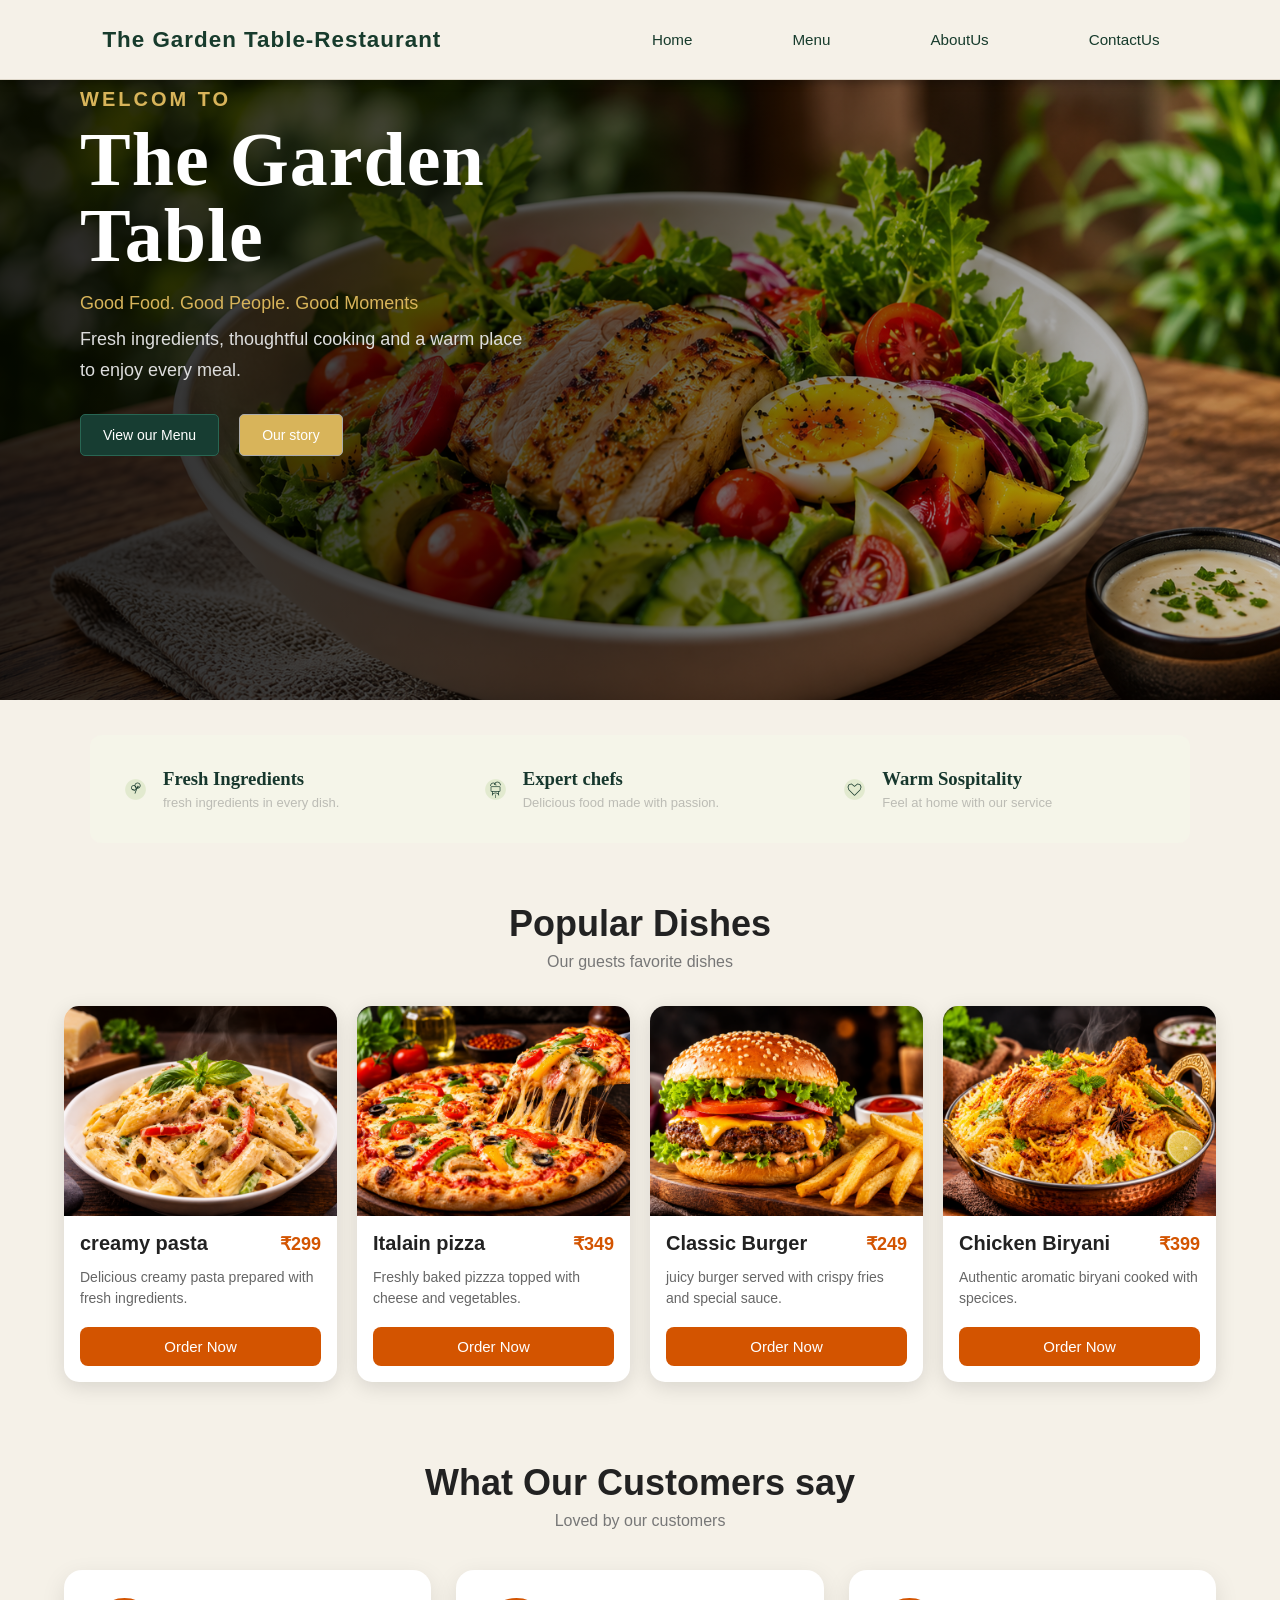
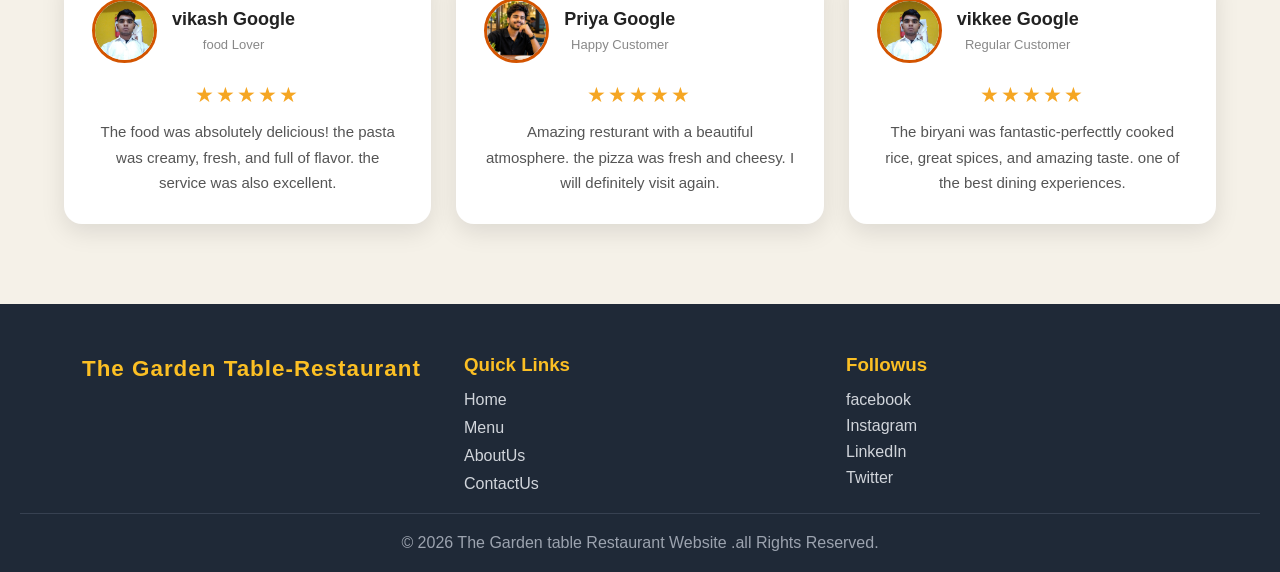
<file: index.html>
<!DOCTYPE html>
<html lang="en">
<head>
    <meta charset="UTF-8">
    <meta name="viewport" content="width=device-width, initial-scale=1.0">
    <title>The Garden-table-restaurant </title>
    <link rel="stylesheet" href="css/style.css">
    <link rel="stylesheet" href="css/responsive.css">
</head>
<body>
    <header class="header">
        <nav class="navbar">
            <a href="index.html" class="Logo">The Garden Table-Restaurant</a>
            <ul class="nav-link">
                <li><a href="index.html">Home</a></li>
                <li><a href="menu.html">Menu</a></li>
                <li><a href="about.html">AboutUs</a></li>
                <li><a href="contact.html">ContactUs</a></li>
            </ul>

        </nav>
    </header>
    <!--main-->
    <main>
        <section class="hero-section">
            <div class="main-content">
                <span>WELCOM TO</span>
                <h1>The Garden Table</h1>
                <p class="tage-line">Good Food. Good People. Good Moments</p>
                <p class="description">
                    Fresh ingredients, thoughtful cooking and a warm place to enjoy every meal.

                </p>
                <div class="butt">
                    <a href="menu.html" class="btn primary-btn">View our Menu</a>
                    <a href="about.html" class="btn secondary-btn">Our story</a>
                </div>

            </div>

        </section>
        <!---three feature card--->
        <section class="features">
            
            <div class="feature-card">
                <img src="images/fresh-ingredients.png" alt="fresh-ingredients">
                <div>
                    <h3>Fresh Ingredients</h3>
                    <p>fresh ingredients in every dish.</p>
                </div>

            </div>
            <div class="feature-card">
                <img src="images/expert-chefs.png" alt="Expert-chefe">
                <div>
                    <h3>Expert chefs</h3>
                    <p>Delicious food made with passion.</p>
                </div>

            </div>
            <div class="feature-card">
                <img src="images/warm-hospitality.png" alt="warm-hospitality">
                <div>
                    <h3>Warm Sospitality</h3>
                    <p>Feel at home with our service</p>
                </div>

            </div>

        </section>
        <!--four popular dish card-->
        <section class="dishes">
            <h2>Popular Dishes</h2>
            <p class="subtitle">Our guests favorite dishes</p>
            <div class="dish-container">
                <!--card 1-->
                <div class="dish-card">
                    <img src="images/pasta.png" alt="Creamy pasta">
                    <div class="dish-content">
                        <div class="dish-title">
                        <h3>creamy pasta</h3>
                    <span>&#8377;299</span>
                        </div>
                        <p>
                            Delicious creamy pasta prepared with fresh ingredients.
                        </p>
                        <button>Order Now</button>
                    </div>

                </div>
                 <!--card 2-->
                <div class="dish-card">
                    <img src="images/pizza.png" alt="Italain pizza">
                    <div class="dish-content">
                        <div class="dish-title">
                        <h3>Italain pizza</h3>
                        <span>&#8377;349</span>
                        </div>
                        <p>
                            Freshly baked pizzza topped with cheese and vegetables.
                        </p>
                        <button>Order Now</button>
                    </div>

                </div>
                 <!--card3-->
                <div class="dish-card">
                    <img src="images/burger.png" alt="Classic-Burger">
                    <div class="dish-content">
                        <div class="dish-title">
                        <h3>Classic Burger</h3>
                        <span>&#8377;249</span>
                        </div>
                        <p>
                            juicy burger served with crispy fries and special sauce.
                        </p>
                        <button>Order Now</button>
                    </div>

                </div>
                 <!--card 4-->
                <div class="dish-card">
                    <img src="images/biryani.png" alt="Chicken Biryani">
                    <div class="dish-content">
                        <div class="dish-title">
                        <h3>Chicken Biryani</h3>
                        <span>&#8377;399</span>
                        </div>
                        <p>
                            Authentic aromatic biryani cooked with specices.
                        </p>
                        <button>Order Now</button>
                    </div>

                </div>

            </div>

        </section>
        <!---three cutomer reviews-->
        <section class="reviews">
            <h2>What Our Customers say</h2>
            <p class="review-subtitle"> 
                Loved by our customers
            </p>
            <div class="review-container">
                <!--review 1-->

                <div class="review-card">
                    <div class="customer-frist">
                        <img src="images/vikash yadav.jpeg" alt="vikash">
                    <div>
                    <h3>vikash Google</h3>
                    <span>food Lover</span>
                    </div>

                </div>
                <div class="stars">&#9733;&#9733;&#9733;&#9733;&#9733;</div>
                <p>
                    The food was absolutely delicious! the pasta was creamy,
                    fresh, and full of flavor. the service was also excellent.
                </p>
          </div>
                <!--review 2-->

                <div class="review-card">
                    <div class="customer-frist">
                        <img src="images/vikee.png" alt="Priya Google">
                    <div>
                    <h3>Priya Google</h3>
                    <span>Happy Customer</span>
                    </div>

                </div>
                <div class="stars">&#9733;&#9733;&#9733;&#9733;&#9733;</div>
                <p>
                    Amazing resturant with a beautiful atmosphere. the pizza
                    was fresh and cheesy. I will definitely visit again.
                </p>
          </div> 
                <!--review 3-->

                <div class="review-card">
                    <div class="customer-frist">
                        <img src="images/vikash yadav.jpeg" alt="vikkee Google">
                    <div>
                    <h3>vikkee Google</h3>
                    <span>Regular Customer</span>
                    </div>

                </div>
                <div class="stars">&#9733;&#9733;&#9733;&#9733;&#9733;</div>
                <p>
                    The biryani was fantastic-perfecttly cooked rice, great spices,
                    and amazing taste. one of the best dining experiences.
                </p>
          </div> 
                
            </div>


        </section>
    </main>
    <footer class="footer">
        <div class="footer-container">
            <div class="footer-section">
           <h2><a href="index.html" class="Logo">The Garden Table-Restaurant</a></h2>


            </div>
            <div class="footer-section">
                <h3>Quick Links</h3>
                <ul>
                    <li><a href="index.html">Home</a></li>
                    <li><a href="menu.html">Menu</a></li>
                    <li><a href="about.html">AboutUs</a></li>
                    <li><a href="contact.html">ContactUs</a></li>
                </ul>

            </div>
            <div class="footer-section">
                <h3>Followus</h3>
                <div class="social-link">
                    <a href="#">facebook</a>
                    <a href="#">Instagram</a>
                    <a href="#">LinkedIn</a>
                    <a href="#">Twitter</a>

                </div>

            </div>

        </div>
        <div class="footer-bottome">
            <p>&copy; 2026 The Garden table Restaurant Website .all Rights Reserved.</p>

        </div>

    </footer >
    
</body>
</html>
</file>
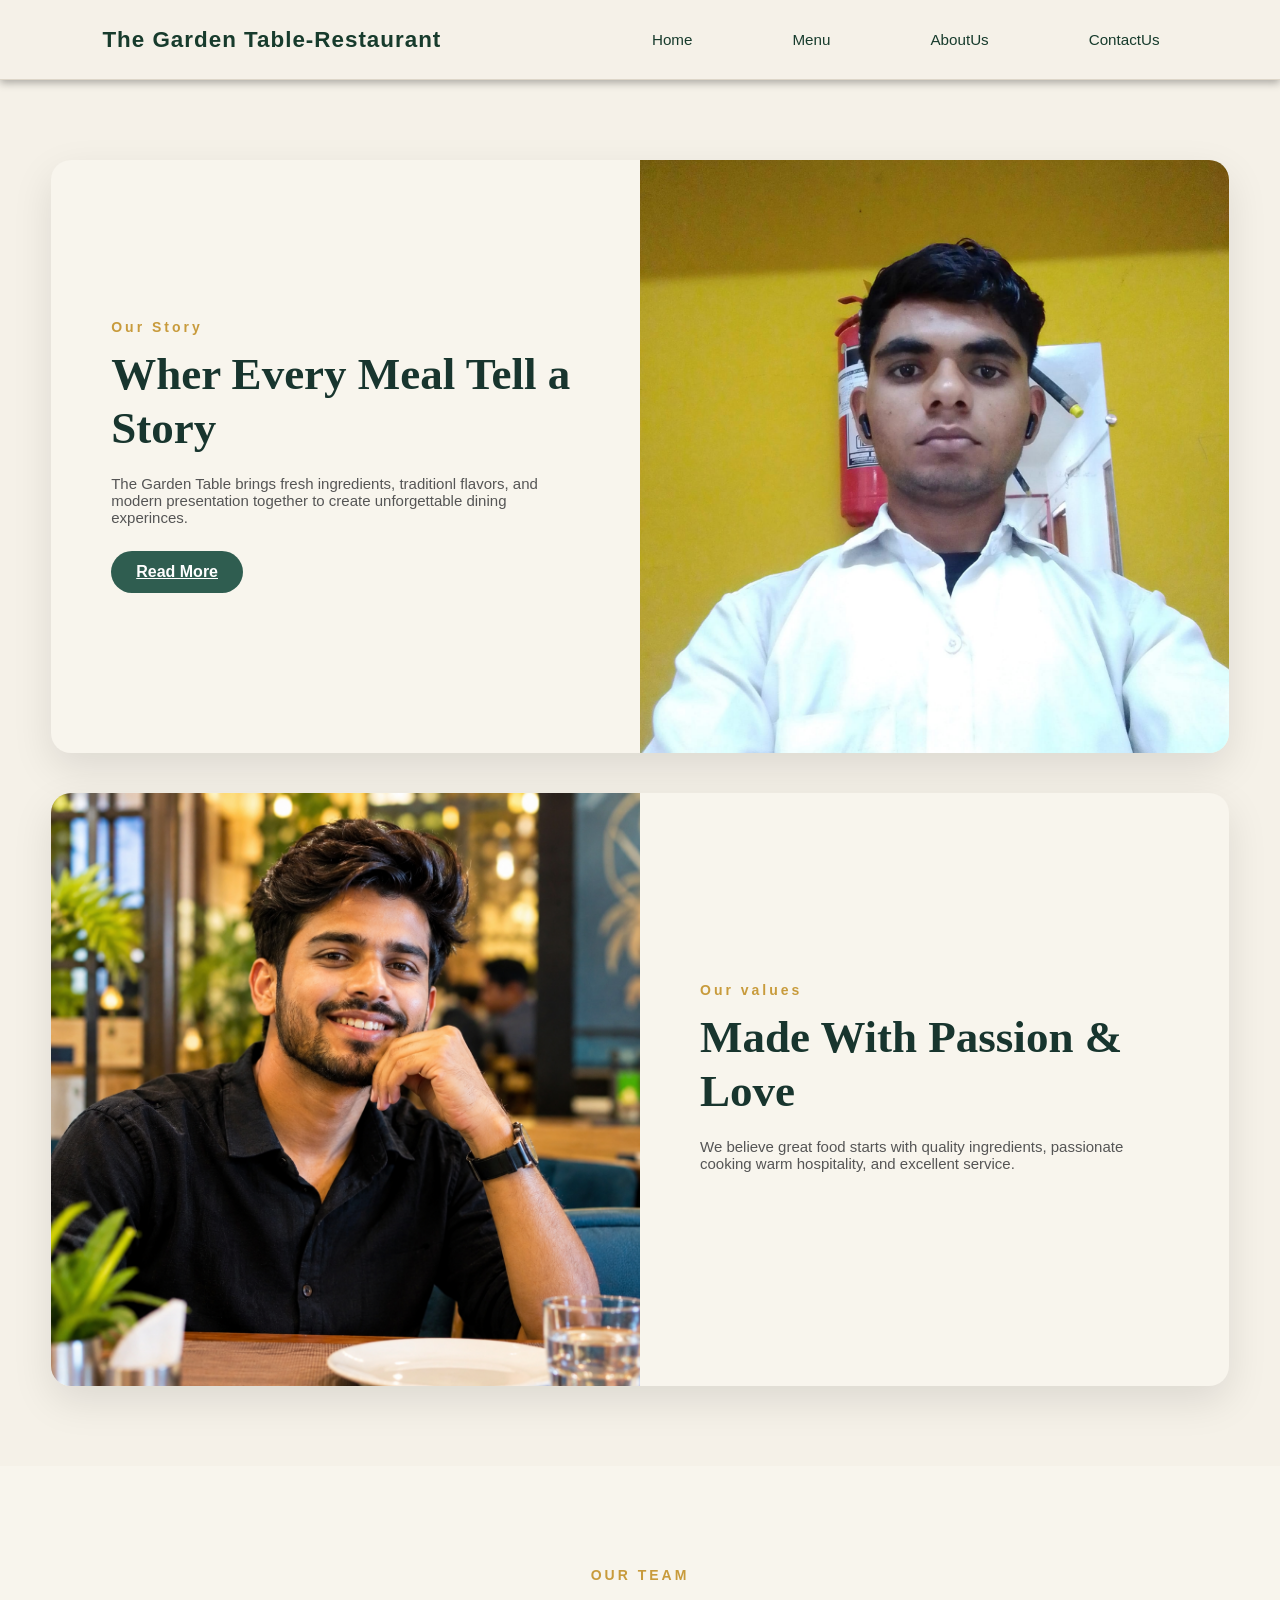
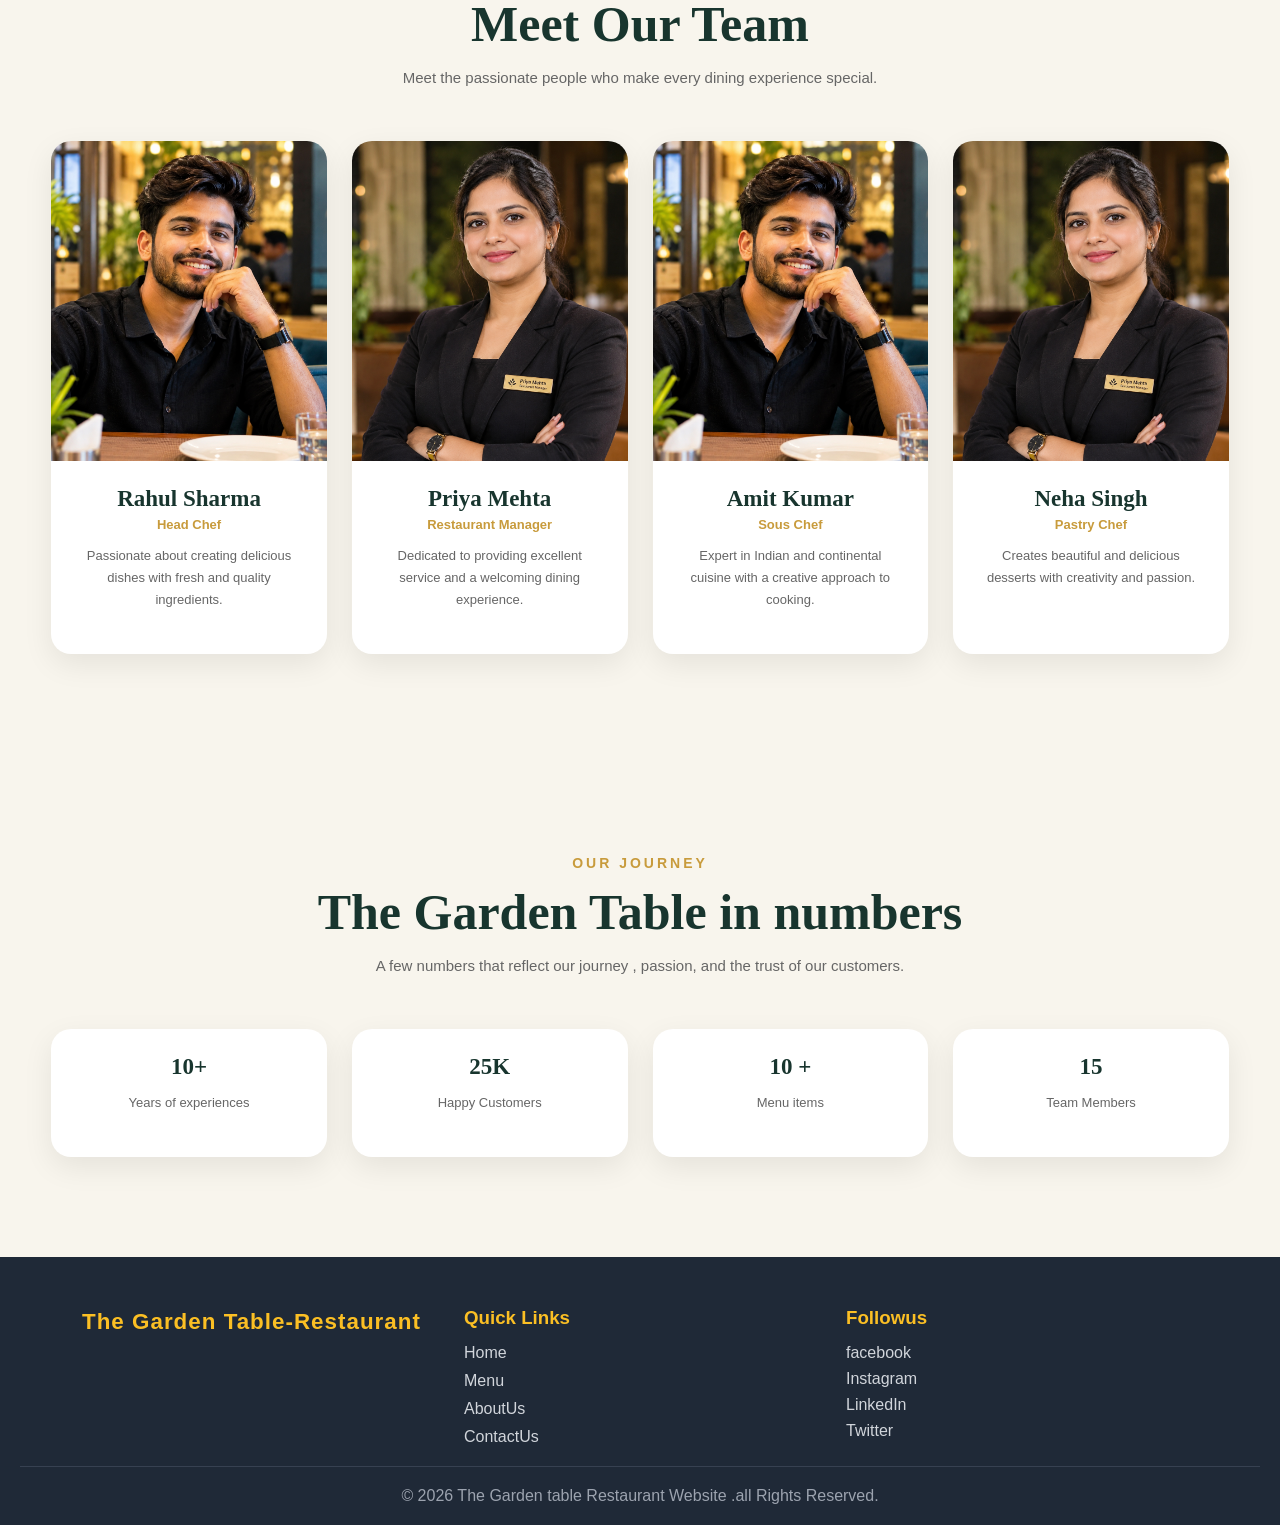
<file: about.html>
<!DOCTYPE html>
<html lang="en">
<head>
    <meta charset="UTF-8">
    <meta name="viewport" content="width=device-width, initial-scale=1.0">
    <title>The Garden-table-restaurant </title>
    <link rel="stylesheet" href="css/style.css">
    <link rel="stylesheet" href="css/about.css">
    <link rel="stylesheet" href="css/responsive.css">
</head>
<body>
    <header>
        <nav class="navbar">
            <a href="index.html" class="Logo">The Garden Table-Restaurant</a>
            <ul class="nav-link">
                <li><a href="index.html">Home</a></li>
                <li><a href="menu.html">Menu</a></li>
                <li><a href="about.html">AboutUs</a></li>
                <li><a href="contact.html">ContactUs</a></li>
            </ul>
        </nav>
    </header>
   <!----About us page-->
   <main>
    <section class="about-cards">
        <div class="about-card">
            <div class="about-card-content">
                <span>Our Story</span>
                <h2>Wher Every Meal Tell a Story</h2>
                <p>
                    The Garden Table brings fresh ingredients, traditionl flavors, and modern presentation
                    together to create unforgettable dining experinces.
                </p>
                <a href="#" class="about-btn">Read More</a>
            </div>
        <div class="about-card-image">
            <img src="images/vikash yadav.jpeg" alt="photo">

        </div>
    </div>
    <!--our value-->
    <div class="about-card reverse">
        <div class="about-card-content">
            <span>Our values</span>
            <h2>Made With Passion & Love</h2>
            <p>
                We believe great food starts with quality ingredients,
                passionate cooking  warm hospitality, and excellent service.
            </p> 
        </div>
        <div class="about-card-image">
            <img src="images/vikee.png" alt="photo">
             </div> 
    </div>
    </section>
    <!--our teame-->
    <section class="team-section">
    <div class="team-container">
        <div class="team-heading">
            <span>OUR TEAM</span>
            <h2>Meet Our Team</h2>
            <p>
                Meet the passionate people who make every dining
                experience special.
            </p>
        </div>
        <div class="team-grid">
            <!-- team card 1 -->
            <div class="team-card">
                <div class="team-image">
                    <img src="images/vikee.png" alt="Rahul Sharma">
                </div>
                <div class="team-info">
                    <h3>Rahul Sharma</h3>
                    <span>Head Chef</span>
                    <p>
                        Passionate about creating delicious dishes
                        with fresh and quality ingredients.
                    </p>
                </div>
            </div>
            <!-- team card 2 -->
            <div class="team-card">
                <div class="team-image">
                    <img src="images/Priya mehta.png" alt="Priya Mehta">
                </div>
                <div class="team-info">
                    <h3>Priya Mehta</h3>
                    <span>Restaurant Manager</span>
                    <p>
                        Dedicated to providing excellent service
                        and a welcoming dining experience.
                    </p>
                </div>
            </div>
            <!-- team card 3 -->
            <div class="team-card">
                <div class="team-image">
                    <img src="images/vikee.png" alt="Amit Kumar">
                </div>
                <div class="team-info">
                    <h3>Amit Kumar</h3>
                    <span>Sous Chef</span>
                    <p>
                        Expert in Indian and continental cuisine
                        with a creative approach to cooking.
                    </p>
                </div>
            </div>
            <!--team card 4 -->
            <div class="team-card">
                <div class="team-image">
                    <img src="images/Priya mehta.png" alt="Neha Singh">
                </div>
                <div class="team-info">
                    <h3>Neha Singh</h3>
                    <span>Pastry Chef</span>
                    <p>
                        Creates beautiful and delicious desserts
                        with creativity and passion.
                    </p>
                </div>
            </div>
        </div>
    </div>
</section>
<!---statistics and exprince-->
    <section class="team-section">
    <div class="team-container">
        <div class="team-heading">
            <span>OUR JOURNEY</span>
            <h2>The Garden Table in numbers</h2>
            <p>
                A few numbers that reflect our journey , passion, and the trust of our customers.
            </p>
        </div>
        <div class="team-grid">
            <!-- team card 1 -->
            <div class="team-card">
                <div class="team-info">
                    <h3>10+</h3>
                   <p> Years of experiences</p>  
                </div>
            </div>
            <!-- team card 2 -->
            <div class="team-card">
                <div class="team-info">
                    <h3>25K</h3>
                    <p>Happy Customers</p>
                </div>
            </div>
            <!-- team card 3 -->
            <div class="team-card">
                <div class="team-info">
                    <h3>10 +</h3>
                    <p>Menu items</p>
                </div>
            </div>
            <!--team card 4 -->
            <div class="team-card">
                <div class="team-info">
                    <h3>15</h3>
                    <p>Team Members</p>
                </div>
            </div>
        </div>
    </div>
</section>
   </main>
   <!--footer tag--->
     <footer class="footer">
        <div class="footer-container">
            <div class="footer-section">
           <h2><a href="index.html" class="Logo">The Garden Table-Restaurant</a></h2>


            </div>
            <div class="footer-section">
                <h3>Quick Links</h3>
                <ul>
                    <li><a href="index.html">Home</a></li>
                    <li><a href="menu.html">Menu</a></li>
                    <li><a href="about.html">AboutUs</a></li>
                    <li><a href="contact.html">ContactUs</a></li>
                </ul>

            </div>
            <div class="footer-section">
                <h3>Followus</h3>
                <div class="social-link">
                    <a href="#">facebook</a>
                    <a href="#">Instagram</a>
                    <a href="#">LinkedIn</a>
                    <a href="#">Twitter</a>

                </div>

            </div>

        </div>
        <div class="footer-bottome">
            <p>&copy; 2026 The Garden table Restaurant Website .all Rights Reserved.</p>

        </div>

    </footer >
</body>
</html>
</file>
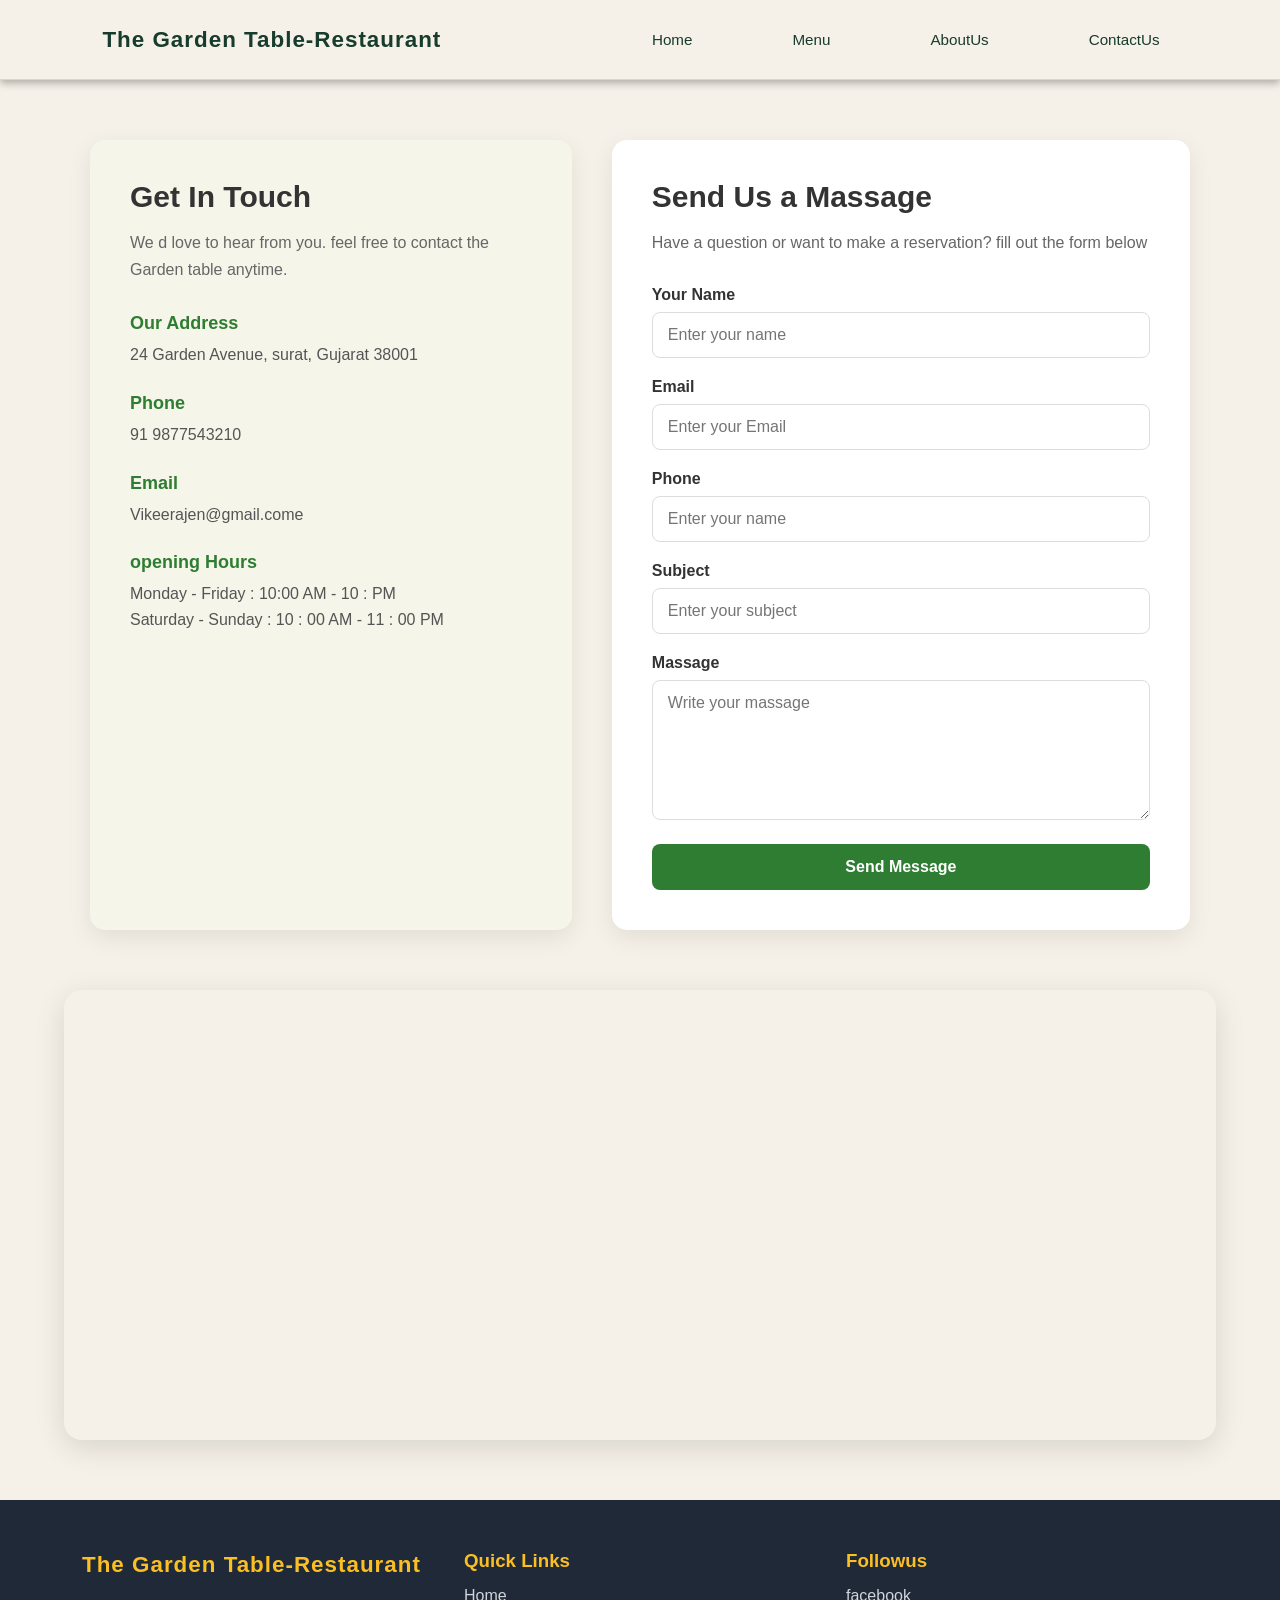
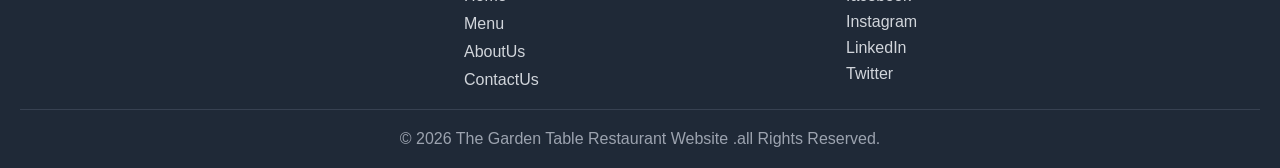
<file: contact.html>
<!DOCTYPE html>
<html lang="en">
<head>
    <meta charset="UTF-8">
    <meta name="viewport" content="width=device-width, initial-scale=1.0">
    <title>The Garden-table-restaurant </title>
    <link rel="stylesheet" href="css/style.css">
    <link rel="stylesheet" href="css/contact.css">
    <link rel="stylesheet" href="css/responsive.css">
</head>
<body>
    <header>
        <nav class="navbar">
            <a href="index.html" class="Logo">The Garden Table-Restaurant</a>
            <ul class="nav-link">
                <li><a href="index.html">Home</a></li>
                <li><a href="menu.html">Menu</a></li>
                <li><a href="about.html">AboutUs</a></li>
                <li><a href="contact.html">ContactUs</a></li>
            </ul>

        </nav>
    </header>
    
    <main>
        <section class="main-container">
        <aside class="contact-info">
            <h2>Get In Touch</h2>
            <p>We d love to hear from you. feel free to contact the Garden table anytime.</p>
            <div class="info-item">
                <h3>Our Address</h3>
                <p>24 Garden Avenue, surat, Gujarat 38001</p> 

            </div>
            <div class="info-item">
                <h3>Phone</h3>
                <p> 91 9877543210</p>
                
            </div>
            <div class="info-item">
                <h3>Email</h3>
                <p>Vikeerajen@gmail.come</p>

            </div>
            <div class="info-item">
                <h3>opening Hours</h3>
                <p>
                    Monday - Friday : 10:00 AM - 10 : PM <br>
                    Saturday - Sunday : 10 : 00 AM - 11 : 00 PM
                </p>
            </div>

        </aside>
        <!----form-->
        <section class="contact-form">
            <h2>Send Us a Massage</h2>
            <p>Have a question or want to make a reservation? fill out the form below</p>
            <form >
                <div class="form-group">
                    <label for="name">Your Name</label>
                    <input type="text" name="name" id="name" placeholder="Enter your name" required>

                </div>
                <div class="form-group">
                    <label for="email">Email</label>
                    <input type="email" name="email" id="email" placeholder="Enter your Email" required>
                    </div>

                <div class=" form-group">
                <label for="phone">Phone</label>
                <input type="phone" id="phone" name="phone" placeholder="Enter your name">

                </div>
                <div class="form-group">
                    <label for="subject">Subject</label>
                    <input type="tex"
                    name="subject" 
                    id="subject"
                    placeholder="Enter your subject">
                </div>
                <div class="form-group">
                    <label for="massage">Massage</label>
                    <textarea name="massage" id="massage" placeholder="Write your massage" required></textarea>
                
                </div>
                <button type="submit">Send Message</button>

            </form>


        </section>
        </section>
        <!---map-->
        <section class="map-section">

  <div class="map-container">

    <iframe
      src="https://www.google.com/maps?q=Ahmedabad,Gujarat,India&output=embed"
      loading="lazy"
      allowfullscreen
      referrerpolicy="no-referrer-when-downgrade">
    </iframe>
  </div>

</section>
    </main> 
    
    <!---footer section-->
    <footer class="footer">
        <div class="footer-container">
            <div class="footer-section">
           <h2><a href="index.html" class="Logo">The Garden Table-Restaurant</a></h2>


            </div>
            <div class="footer-section">
                <h3>Quick Links</h3>
                <ul>
                    <li><a href="index.html">Home</a></li>
                    <li><a href="menu.html">Menu</a></li>
                    <li><a href="about.html">AboutUs</a></li>
                    <li><a href="contact.html">ContactUs</a></li>
                </ul>

            </div>
            <div class="footer-section">
                <h3>Followus</h3>
                <div class="social-link">
                    <a href="#">facebook</a>
                    <a href="#">Instagram</a>
                    <a href="#">LinkedIn</a>
                    <a href="#">Twitter</a>

                </div>

            </div>

        </div>
        <div class="footer-bottome">
            <p>&copy; 2026 The Garden Table Restaurant Website .all Rights Reserved.</p>

        </div>

    </footer >   
</body>
</html>
</file>
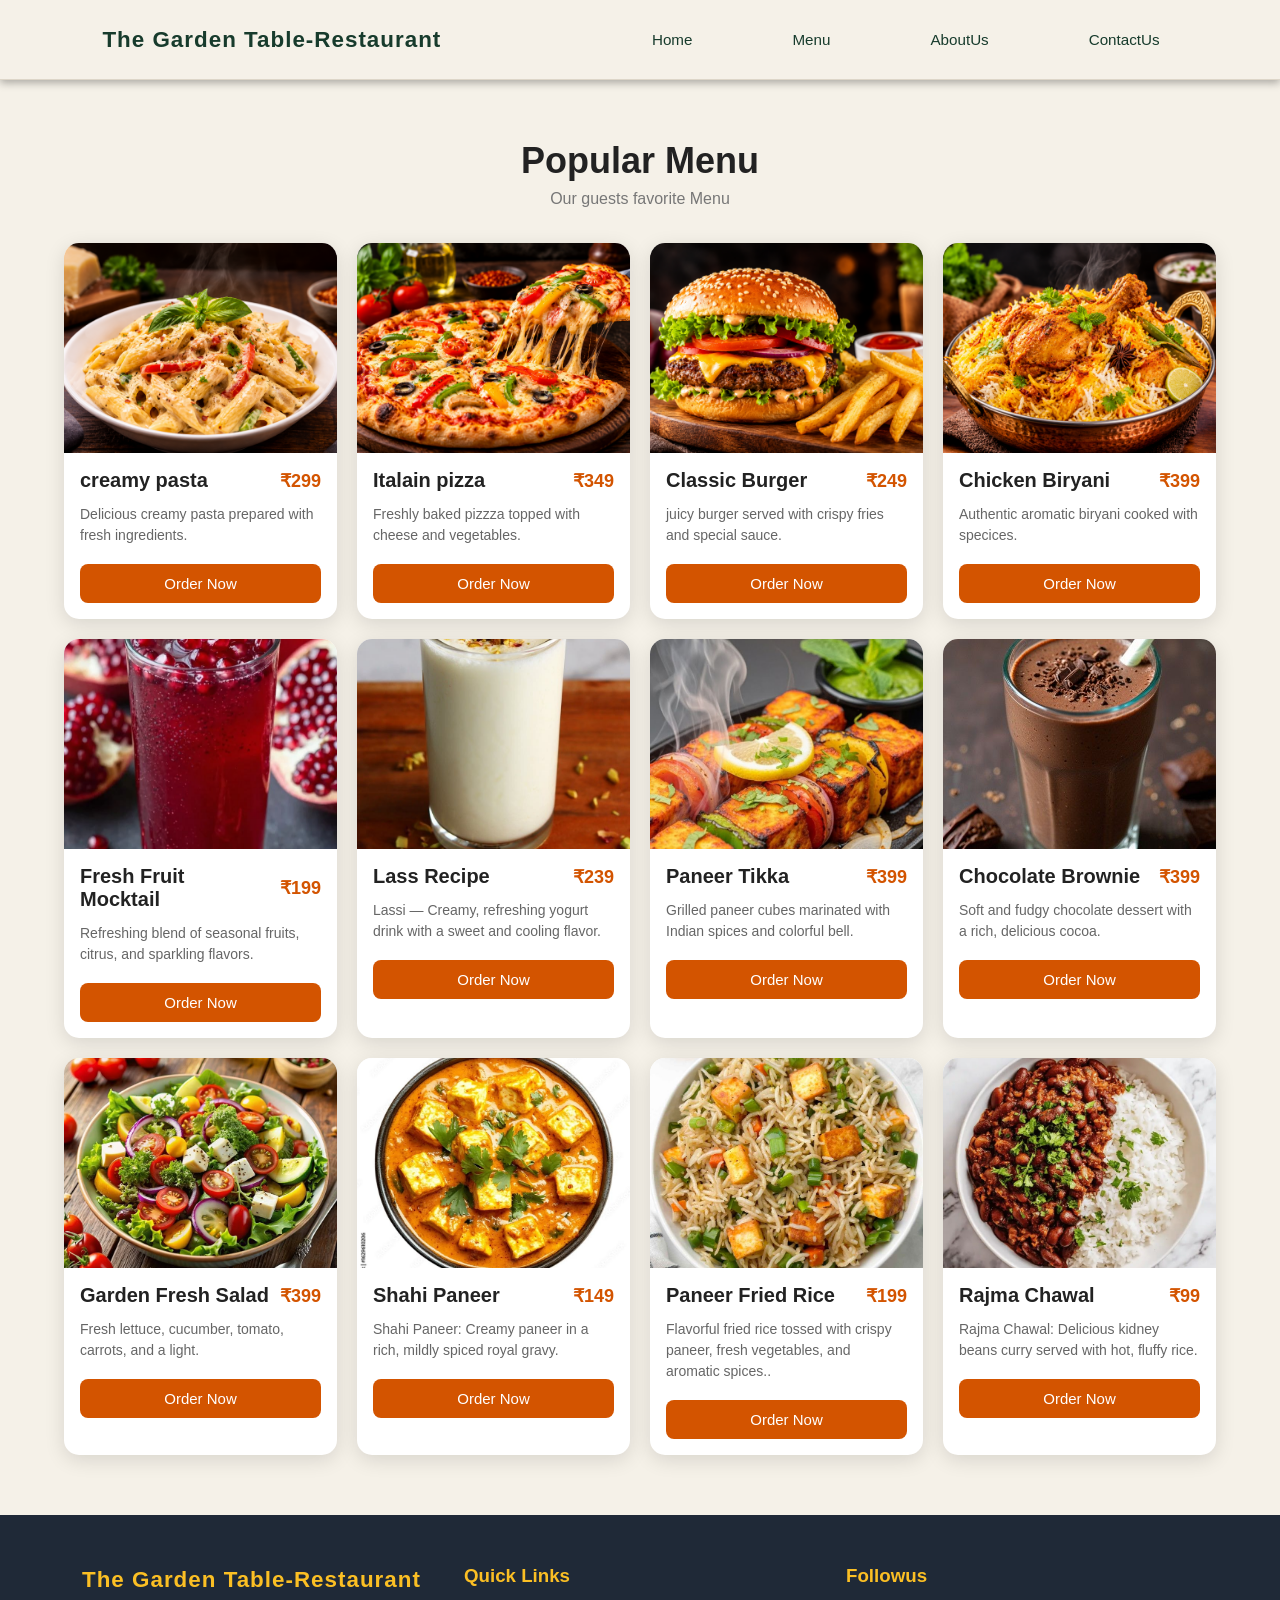
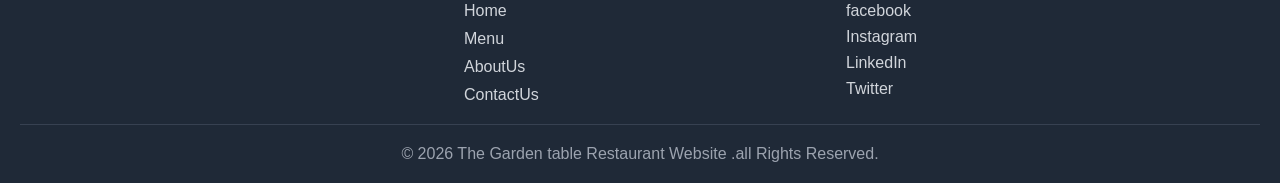
<file: menu.html>
<!DOCTYPE html>
<html lang="en">
<head>
    <meta charset="UTF-8">
    <meta name="viewport" content="width=device-width, initial-scale=1.0">
    <title>The Garden-table-restaurant </title>
    <link rel="stylesheet" href="css/style.css">
    <link rel="stylesheet" href="css/responsive.css">
</head>
<body>
    <header>
        <nav class="navbar">
            <a href="index.html" class="Logo">The Garden Table-Restaurant</a>
            <ul class="nav-link">
                <li><a href="index.html">Home</a></li>
                <li><a href="menu.html">Menu</a></li>
                <li><a href="about.html">AboutUs</a></li>
                <li><a href="contact.html">ContactUs</a></li>
            </ul>

        </nav>
    </header>
    <!--menu card-->
    <main>
         <section class="dishes">
            <h2>Popular Menu</h2>
            <p class="subtitle">Our guests favorite Menu</p>
            <div class="dish-container">
                <!--card 1-->
                <div class="dish-card">
                    <img src="images/pasta.png" alt="Creamy pasta">
                    <div class="dish-content">
                        <div class="dish-title">
                        <h3>creamy pasta</h3>
                    <span>&#8377;299</span>
                        </div>
                        <p>
                            Delicious creamy pasta prepared with fresh ingredients.
                        </p>
                        <button>Order Now</button>
                    </div>

                </div>
                 <!--card 2-->
                <div class="dish-card">
                    <img src="images/pizza.png" alt="Italain pizza">
                    <div class="dish-content">
                        <div class="dish-title">
                        <h3>Italain pizza</h3>
                        <span>&#8377;349</span>
                        </div>
                        <p>
                            Freshly baked pizzza topped with cheese and vegetables.
                        </p>
                        <button>Order Now</button>
                    </div>

                </div>
                 <!--card3-->
                <div class="dish-card">
                    <img src="images/burger.png" alt="Classic-Burger">
                    <div class="dish-content">
                        <div class="dish-title">
                        <h3>Classic Burger</h3>
                        <span>&#8377;249</span>
                        </div>
                        <p>
                            juicy burger served with crispy fries and special sauce.
                        </p>
                        <button>Order Now</button>
                    </div>

                </div>
                 <!--card 4-->
                <div class="dish-card">
                    <img src="images/biryani.png" alt="Chicken Biryani">
                    <div class="dish-content">
                        <div class="dish-title">
                        <h3>Chicken Biryani</h3>
                        <span>&#8377;399</span>
                        </div>
                        <p>
                            Authentic aromatic biryani cooked with specices.
                        </p>
                        <button>Order Now</button>
                    </div>

                </div>
                 <!--card 5-->
                <div class="dish-card">
                    <img src="images/img2.jpeg" alt="Fresh Fruit Mocktail">
                    <div class="dish-content">
                        <div class="dish-title">
                        <h3>Fresh Fruit Mocktail</h3>
                        <span>&#8377;199</span>
                        </div>
                        <p>
                            Refreshing blend of seasonal fruits, citrus, and sparkling flavors.
                        </p>
                        <button>Order Now</button>
                    </div>

                </div>
                 <!--card 6-->
                <div class="dish-card">
                    <img src="images/img1.jpeg" alt="Lass Recipe">
                    <div class="dish-content">
                        <div class="dish-title">
                        <h3>Lass Recipe</h3>
                        <span>&#8377;239</span>
                        </div>
                        <p>
                          Lassi — Creamy, refreshing yogurt drink with a sweet and cooling flavor.
                        </p>
                        <button>Order Now</button>
                    </div>

                </div>
                 <!--card 7-->
                <div class="dish-card">
                    <img src="images/paneer tikka.jpeg" alt="Paneer Tikka ">
                    <div class="dish-content">
                        <div class="dish-title">
                        <h3>Paneer Tikka </h3>
                        <span>&#8377;399</span>
                        </div>
                        <p>
                          Grilled paneer cubes marinated with Indian spices and colorful bell.
                        </p>
                        <button>Order Now</button>
                    </div>

                </div>
                 <!--card 8-->
                <div class="dish-card">
                    <img src="images/chocolate brownie.jpeg" alt="Chocolate Brownie">
                    <div class="dish-content">
                        <div class="dish-title">
                        <h3>Chocolate Brownie</h3>
                        <span>&#8377;399</span>
                        </div>
                        <p>
                            Soft and fudgy chocolate dessert with a rich, delicious cocoa.
                        </p>
                        <button>Order Now</button>
                    </div>

                </div>
                 <!--card 9-->
                <div class="dish-card">
                    <img src="images/Garden fresh salad.jpeg" alt="Garden Fresh Salad">
                    <div class="dish-content">
                        <div class="dish-title">
                        <h3>Garden Fresh Salad</h3>
                        <span>&#8377;399</span>
                        </div>
                        <p>
                             Fresh lettuce, cucumber, tomato, carrots, and a light.
                        </p>
                        <button>Order Now</button>
                    </div>

                </div>
                 <!--card 10-->
                <div class="dish-card">
                    <img src="images/Shahipaneer.jpeg" alt="Shahi paneer">
                    <div class="dish-content">
                        <div class="dish-title">
                        <h3>Shahi Paneer</h3>
                        <span>&#8377;149</span>
                        </div>
                        <p>
                            Shahi Paneer: Creamy paneer in a rich, mildly spiced royal gravy.
                        </p>
                        <button>Order Now</button>
                    </div>

                </div>
                 <!--card 11-->
                <div class="dish-card">
                    <img src="images/paneefriesrice.jpeg" alt="Paneer Fried Rice">
                    <div class="dish-content">
                        <div class="dish-title">
                        <h3>Paneer Fried Rice</h3>
                        <span>&#8377;199</span>
                        </div>
                        <p>
                         Flavorful fried rice tossed with crispy paneer, fresh vegetables, and aromatic spices..
                        </p>
                        <button>Order Now</button>
                    </div>

                </div>
                 <!--card 12-->
                <div class="dish-card">
                    <img src="images/Rajma chawal.jpeg" alt="Rajma Chawal">
                    <div class="dish-content">
                        <div class="dish-title">
                        <h3>Rajma Chawal</h3>
                        <span>&#8377;99</span>
                        </div>
                        <p>
                            Rajma Chawal: Delicious kidney beans curry served with hot, fluffy rice.
                        </p>
                        <button>Order Now</button>
                    </div>

                </div>

            </div>

        </section>
    </main>
     <footer class="footer">
        <div class="footer-container">
            <div class="footer-section">
           <h2><a href="index.html" class="Logo">The Garden Table-Restaurant</a></h2>


            </div>
            <div class="footer-section">
                <h3>Quick Links</h3>
                <ul>
                    <li><a href="index.html">Home</a></li>
                    <li><a href="menu.html">Menu</a></li>
                    <li><a href="about.html">AboutUs</a></li>
                    <li><a href="contact.html">ContactUs</a></li>
                </ul>

            </div>
            <div class="footer-section">
                <h3>Followus</h3>
                <div class="social-link">
                    <a href="#">facebook</a>
                    <a href="#">Instagram</a>
                    <a href="#">LinkedIn</a>
                    <a href="#">Twitter</a>

                </div>

            </div>

        </div>
        <div class="footer-bottome">
            <p>&copy; 2026 The Garden table Restaurant Website .all Rights Reserved.</p>

        </div>

    </footer >
</body>
</html>
</file>
<file: css/style.css>
*{
margin: 0px;
padding: 0px;
font-family: sans-serif;
box-sizing: border-box;
}
body{
     background: #f5f1e8;
    color: #173b2c;
}
.header {
  position: fixed;
  top: 0;
  left: 0;
  width: 100%;
  z-index: 1000;
}
.navbar{
    display: flex;
    align-items: center;
    justify-content: space-between;
    width: 100%;
    height: 80px;
    padding:0 8%;
     background: #f5f1e8;
    border-bottom: 1px solid #ddd6c8;
     box-shadow: 0 3px 8px rgba(0, 0, 0, 0.3);
}
.nav-link{
    display: flex;
    gap:4rem;
    list-style: none;
    align-items: center;

}
.nav-link a {
    position: relative;
    color: #173b2c;
    text-decoration: none;
    font-size: 0.95rem;
    font-weight: 500;
}
.Logo {
    color: #173b2c;
    text-decoration: none;
    font-size: 1.4rem;
    font-weight: 700;
    letter-spacing: 1px;
}
.nav-link a{
  padding: 10px 18px;
  border-radius: 8px;
  transition: all 0.3s ease;
}

.nav-link a:hover {
  transform: scale(1.08);
  box-shadow: 0 5px 15px rgba(0, 0, 0, 0.25);
}
     
a:active {
  transform: scale(0.95);
  box-shadow: 0 3px 8px rgba(0, 0, 0, 0.3);
    }
/*-----main ----*/
.hero-section{
  min-height: 700px;
  display: flex;
  align-items: center;
  position: relative;
background: linear-gradient(90deg,
 rgba(0,0,0,0.85)0%,
 rgba(0,0,0,0.65)45,
 rgba(0,0,0,0.2)100%),
 url("../images/food.png");
background-position: center;
background-size:cover;
background-repeat:no-repeat;
overflow: hidden;
padding-bottom: 10%;

}
.main-content{
  max-width:650px;
  padding:80px;
  color:white;
 position: relative;
 z-index: 3;
}
.main-content span{
  color:#d8b45a;
  font-size: 20px;
  font-weight:650 ;
  letter-spacing: 3px;

}
.main-content h1{
  font-family: Georgia, serif;
  font-size: clamp(45px, 6vw, 76px);
  line-height: 1;
  letter-spacing: 1px;
  margin: 10px 0px;
}
.tage-line{
  color:#d8b45a;
  font-size: 18px;
  margin: 20px 0 10px; 
}
.description{
  max-width: 450px;
  color:#ddd;
  line-height: 1.7;
  font-size: 18px;
}
.butt{
  display: flex;
  gap:20px;
  margin: 28px;
}
.btn{
  display: inline-block;
  padding:12px 22px;
  border-radius: 5px;
  text-decoration: none;
  font-size: 14px;
  transition: all 0.3s ease;
}
.primary-btn{
  background-color: #173d32;
  color: white;
  border: 1px solid #286653;
}
.secondary-btn{
  background-color: #d8b45a;
  color: white;
  border: 1px solid #aaa;
}
.btn:hover{
  transform: scale(1.05);
  box-shadow: 0 8px 20px rgba(0, 0, 0, 0.35);

}
.primary-btn:hover {
  background: #225b49;
}

.secondary-btn:hover {
  background: rgba(255, 255, 255, 0.1);
}
/* three features card*/
.features{
  width: 90%;
  max-width: 1100px;
  margin: 35px auto;
  padding: 18px;
  display: grid;
  grid-template-columns: repeat(3, 1fr);
  gap: 15px;
  background-color: #f5f5e9;
  border-radius: 12px;
}
.feature-card{
  display: flex;
  align-items: center;
  gap: 15px;
  padding: 15px;
}
.feature-card img {
  width: 25px;
  height: 25px;

}
.feature-card h3 {
  margin: 0 0 5px;
  font-family: Georgia, serif;
  color: #17372d;
}
.feature-card p {
  margin: 0;
  font-family: sans-serif;
  font-size: 13px;
  color: #6666;
}
.feature-card:hover{
  transform: translate(-3px);
  box-shadow: 0 5px #0002;
  border-radius: 10px;
}
/*four popular dishes section*/
.dishes{
  width: 90%;
  max-width: 1200px;
  margin: 60px auto;
  text-align: center;
}
.dishes h2{
  font-size: 36px;
  margin-bottom: 8px;
  color: #222;

}
.subtitle{
  color:#777;
  margin-bottom: 35px;
}
/* card container */
.dish-container{
  display: grid;
  grid-template-columns: repeat(4, 1fr);
  gap: 20px;
}
/* dish card */
.dish-card{
  background-color: #fff;
  border-radius: 15px;
  overflow: hidden;
  box-shadow: 0 5px 20px rgba(0,0,0,0.12);
  transition: 0.3s ease;
}
.dish-card:hover{
  transform: translateY(-8px);
  box-shadow: 0 10px 25px rgba(0, 0, 0, 0.18);
}
/* image */
.dish-card img{
  width: 100%;
  height: 210px;
  object-fit: cover;
  display: block;
}
/* content */
.dish-content{
  padding: 16px;
  text-align:left;
}
.dish-title{
  display: flex;
  justify-content: space-between;
  align-items:center ;
  gap: 10px;
}
.dish-title h3{
  margin: 0;
  font-size: 20px;
  color: #222;
  
}
.dish-title span{
  color: #d35400;
  font-weight: bold;
  font-size: 18px;
}
/* decription */
.dish-content p{
  color: #666;
  font-size: 14px;
  line-height: 1.5;
  margin: 12px 0 18px;
}
/* button */
.dish-content button{
  width: 100%;
  padding: 11px;
  border: none;
  border-radius: 8px;
  background-color: #d35400;
  color: white;
  font-size: 15px;
  cursor: pointer;
  transform: 0.3s;
}
.dish-content button:hover{
  background-color: #a94000;
}
/*three customer reviews */
.reviews{
  width: 90%;
  max-width: 1200px;
  margin: 80px auto;
  text-align: center;
}
.reviews h2{
  font-size: 36px;
  color: #222;
  margin-bottom: 8px;
}
.review-subtitle{
  color: #777;
  margin-bottom: 40px;
}
/* card */
.review-container{
  display: grid;
  grid-template-columns: repeat(3, 1fr);
  gap: 25px;
}
.review-card{
  background-color: #fff;
  padding: 28px;
  border-radius: 18px;
  text-align: center;
  box-shadow: 0 8px 25px rgba(0, 0, 0, 0.1);
  transition: 0.3s ease;
}
.review-card:hover{
  transform: translatY(-8px);

}
.customer-frist{
  display: flex;
  align-items: center;
  gap: 15px;
}
.customer-frist img{
  width: 65px;
  height: 65px;
  border-radius: 50%;
  object-fit: cover;
  border: 3px solid #d35400;
}
.customer-frist h3{
  margin: 0 0 5px;
  font-size: 18px;
  color: #222;
}
.customer-frist span{
  color: #888;
  font-size: 13px;
}
.stars{
  margin: 20px 0 12px;
  color: #f5a623;
  font-size: 21px;
  letter-spacing: 2px;
}
.review-card p{
  color: #555;
  font-size: 15px;
  line-height: 1.7;
  margin: 0;
}
/* footer section*/
.footer{
  background: #1f2937;
  color: #fff;
  padding: 50px 20px 20px;
}
.footer-container{
  width: 90%;
  max-width: 1200px;
  margin: auto;
  display: flex;
  justify-content: space-between;
  flex-wrap: wrap;
  gap: 30px;

}
.footer-section{
  flex: 1;
  min-width: 220px;
}
.footer-container h2 a,
.footer-section  h3{
  margin-bottom: 15px;
  color: #fbbf24;

}
.footer-section ul li{
  list-style: none;
  margin: 10px 0;
}
.footer-section ul li a,
.social-link a{
  text-decoration: none;
  color: #d1d5db;
  transition: color o.3s ease;
  display: block;
  margin-bottom: 8px;
}
.footer-section ul li a:hover,
.social-link a:hover{
  color: #fbbf24;
}
.footer-bottome{
  text-align: center;
  margin-top:10px;
  border-top:1px solid #374151 ;
  padding-top: 20px;
  color: #9ca3af;
}
</file>
<file: css/responsive.css>
/* tablet*/
@media (min-width: 577px) and (max-width: 992px) {
    .navbar {
        height: 75px;
        padding: 0 5%;
    }
    .Logo {
        font-size: 1.2rem;
    }
    .nav-link {
        gap: 1.2rem;
    }
    .nav-link a {
        padding: 8px 12px;
        font-size: 0.9rem;
    .hero-section {
        min-height: 650px;
        padding-bottom: 5%;
    }
    .main-content {
        max-width: 600px;
        padding: 60px 45px;
    }
    .main-content span {
        font-size: 18px;
        letter-spacing: 2.5px;
    }
    .main-content h1 {
        font-size: clamp(42px, 7vw, 62px);
    }
    .tage-line {
        font-size: 17px;
        margin: 18px 0 10px;
    }
    .description {
        max-width: 420px;
        font-size: 16px;
        line-height: 1.6;
    }
    .butt {
        gap: 15px;
        margin: 24px 0;
    }
    .btn {
        padding: 11px 20px;
        font-size: 14px;
    }
}
}

/* mobile */
@media (max-width: 576px) {
    .navbar {
        height: auto;
        min-height: 70px;
        padding: 12px 5%;
        flex-direction: column;
        justify-content: center;
        gap: 8px;
    }
    .Logo {
        font-size: 1.1rem;
        text-align: center;
    }
    .nav-link {
        width: 100%;
        gap: 5px;
        justify-content: center;
        flex-wrap: wrap;
    }
    .nav-link a {
        padding: 7px 9px;
        font-size: 0.8rem;
    }
    .hero-section {
        min-height: 100svh;
        padding: 120px 0 50px;
        align-items: center;
        background-position: center;
    }
    .main-content {
        width: 100%;
        max-width: 100%;
        padding: 40px 20px;
        text-align: center;
    }
    .main-content span {
        font-size: 13px;
        letter-spacing: 2px;
    }
    .main-content h1 {
        font-size: clamp(38px, 12vw, 52px);
        line-height: 1.08;
        margin: 12px 0;
    }
    .tage-line {
        font-size: 17px;
        line-height: 1.5;
        margin: 15px 0 10px;
    }
    .description {
        max-width: 100%;
        font-size: 14px;
        line-height: 1.7;
        margin: auto;
    }
    .butt {
        margin: 25px 0 0;
        flex-direction: column;
        align-items: center;
        gap: 12px;
        width: 100%;
    }
    .btn {
        width: 100%;
        max-width: 260px;
        padding: 12px 20px;
        font-size: 14px;
        text-align: center;
    }
}
/* small mobile*/
@media (max-width: 400px) {
    .navbar {
        padding: 10px 4%;
    }
    .Logo {
        font-size: 1rem;
    }
    .nav-link a {
        padding: 6px 7px;
        font-size: 0.75rem;
    }
    /* hero */
    .hero-section {
        padding: 110px 0 40px;
    }
    .main-content {
        padding: 30px 15px;
    }
    .main-content span {
        font-size: 12px;
        letter-spacing: 1.5px;
    }
    .main-content h1 {
        font-size: 36px;
    }
    .tage-line {
        font-size: 15px;
    }
    .description {
        font-size: 13px;
        line-height: 1.6;
    }
    .btn {
        max-width: 230px;
        font-size: 13px;
        padding: 11px 18px;
    }
}
/* hero-section*/
/*Destop */
@media (min-width: 993px) {
    .hero-section {
        min-height: 700px;
        padding-bottom: 10%;
        background:
            linear-gradient(
                90deg,
                rgba(0, 0, 0, 0.85) 0%,
                rgba(0, 0, 0, 0.65) 45%,
                rgba(0, 0, 0, 0.20) 100%
            ),
            url("../images/food.png");
        background-position: center;
        background-size: cover;
        background-repeat: no-repeat;
    }
    .main-content {
        max-width: 650px;
        padding: 80px;
    }
    .main-content span {
        font-size: 20px;
        letter-spacing: 3px;
    }
    .main-content h1 {
        font-size: clamp(45px, 6vw, 76px);
    }
    .tage-line {
        font-size: 18px;
    }
    .description {
        max-width: 450px;
        font-size: 18px;
    }
    .butt {
        margin: 28px 0;
    }
}
/*tablet*/
@media (min-width: 577px) and (max-width: 992px) {
    .hero-section {
        min-height: 650px;
        padding-bottom: 5%;
        background:
            linear-gradient(
                90deg,
                rgba(0, 0, 0, 0.82) 0%,
                rgba(0, 0, 0, 0.58) 55%,
                rgba(0, 0, 0, 0.20) 100%
            ),
            url("../images/food.png");
        background-position: center;
        background-size: cover;
        background-repeat: no-repeat;
    }
    .main-content {
        max-width: 600px;
        padding: 60px 45px;
    }
    .main-content span {
        font-size: 18px;
        letter-spacing: 2.5px;
    }
    .main-content h1 {
        font-size: clamp(42px, 7vw, 62px);
        line-height: 1.05;
    }
    .tage-line {
        font-size: 17px;
        margin: 18px 0 10px;
    }
    .description {
        max-width: 420px;
        font-size: 16px;
        line-height: 1.6;
    }
    .butt {
        gap: 15px;
        margin: 24px 0;
        flex-wrap: wrap;
    }
    .btn {
        padding: 11px 20px;
        font-size: 14px;
    }
}
/* mobile*/
@media (max-width: 576px) {
    .hero-section {
        min-height: 100svh;
        padding: 90px 0 50px;
        align-items: center;
        background:
            linear-gradient(
                180deg,
                rgba(0, 0, 0, 0.78) 0%,
                rgba(0, 0, 0, 0.62) 55%,
                rgba(0, 0, 0, 0.42) 100%
            ),
            url("../images/food.png");
        background-position: center;
        background-size: cover;
        background-repeat: no-repeat;
    }
    .main-content {
        width: 100%;
        max-width: 100%;
        padding: 40px 20px;
        text-align: center;
    }
    .main-content span {
        font-size: 13px;
        letter-spacing: 2px;
    }
    .main-content h1 {
        font-size: clamp(38px, 12vw, 52px);
        line-height: 1.08;
        margin: 12px 0;
    }
    .tage-line {
        font-size: 17px;
        line-height: 1.5;
        margin: 15px 0 10px;
    }
    .description {
        width: 100%;
        max-width: 100%;
        margin: 0 auto;
        font-size: 14px;
        line-height: 1.7;
    }
    .butt {
        margin: 25px 0 0;
        display: flex;
        flex-direction: column;
        align-items: center;
        gap: 12px;
        width: 100%;
    }
    .btn {
        width: 100%;
        max-width: 260px;
        padding: 12px 20px;
        font-size: 14px;
        text-align: center;
    }
}
/*small mobile*/
@media (max-width: 400px) {
    .hero-section {
        padding: 80px 0 40px;
    }
    .main-content {
        padding: 30px 15px;
    }
    .main-content span {
        font-size: 12px;
        letter-spacing: 1.8px;
    }
    .main-content h1 {
        font-size: 36px;
    }
    .tage-line {
        font-size: 16px;
    }
    .description {
        font-size: 13px;
        line-height: 1.6;
    }
    .btn {
        max-width: 230px;
        font-size: 13px;
        padding: 11px 18px;
    }
}
/*------htree feture card ---*/
/*tablet*/
@media (min-width: 577px) and (max-width: 992px) {
    .features {
        width: 92%;
        grid-template-columns: repeat(2, 1fr);
        gap: 12px;
        padding: 15px;
    }
    .feature-card {
        gap: 12px;
        padding: 12px;
    }
    .feature-card img {
        width: 25px;
        height: 25px;
    }
    .feature-card h3 {
        font-size: 17px;
    }
    .feature-card p {
        font-size: 12px;
    }
}
/*MOBILE */
@media (max-width: 576px) {
    .features {
        width: 92%;
        grid-template-columns: 1fr;
        gap: 10px;
        padding: 12px;
        margin: 25px auto;
    }
    .feature-card {
        gap: 12px;
        padding: 12px;
    }
    .feature-card img {
        width: 25px;
        height: 25px;
    }
    .feature-card h3 {
        font-size: 16px;
    }
    .feature-card p {
        font-size: 12px;
    }
}
/*small mobile*/
@media (max-width: 400px) {
    .features {
        width: 94%;
        padding: 10px;
        gap: 6px;
    }
    .feature-card {
        padding: 10px;
        gap: 10px;
    }
    .feature-card img {
        width: 22px;
        height: 22px;
    }
    .feature-card h3 {
        font-size: 15px;
    }
    .feature-card p {
        font-size: 11px;
    }
}
/* four card feture dish */
/* Tablet */

@media (min-width:577px) and (max-width:992px) {
  .dish-container {
    grid-template-columns: repeat(2, 1fr);
  }
}

/* Mobile */

@media (max-width: 576px) {

  .popular-dishes {
    width: 92%;
  }
  .popular-dishes h2 {
    font-size: 28px;
  }
  .dish-container {
    grid-template-columns: 1fr;
  }
  .dish-card img {
    height: 220px;
  }
}
/*three customer review card */

/* TABLET */
@media (min-width: 577px) and (max-width: 992px) {

  .review-container {
    grid-template-columns: repeat(2, 1fr);
  }
}
/* MOBIL*/

@media (max-width: 576px) {
  .reviews {
    width: 92%;
    margin: 60px auto;
  }
  .reviews h2 {
    font-size: 28px;
  }
  .review-container {
    grid-template-columns: 1fr;
  }
}
/* footer */
@media (max-width: 768px) {
    .footer-container {
        flex-direction: column;
        text-align: center;
    }
    .social-link a {
        display: inline-block;
        margin: 5px 10px;
    }
}
/* contact us */

/*tablet */

@media (max-width: 900px) {

    .main-container {
        width: 92%;
        grid-template-columns: 1fr;
        gap: 30px;
        margin: 40px auto;
    }
    .contact-info,
    .contact-form {
        padding: 30px;
    }
    .contact-info h2,
    .contact-form h2 {
        font-size: 26px;
    }
}
/*mobile */

@media (max-width: 576px) {
    .main-container {
        width: 92%;
        margin: 30px auto;
        gap: 20px;
    }
    .contact-info,
    .contact-form {
        padding: 22px;
        border-radius: 12px;
    }
    .contact-info h2,
    .contact-form h2 {
        font-size: 23px;
    }
    .contact-info > p,
    .contact-form > p {
        font-size: 14px;
        margin-bottom: 22px;
    }
    .info-item {
        margin-bottom: 20px;
    }
    .info-item h3 {
        font-size: 17px;
    }
    .info-item p {
        font-size: 14px;
    }
    .form-group {
        margin-bottom: 16px;
    }
    .form-group label {
        font-size: 14px;
    }
    .form-group input,
    .form-group textarea {
        font-size: 14px;
        padding: 12px;
    }
    .form-group textarea {
        min-height: 120px;
    }
    .contact-form button {
        padding: 13px;
        font-size: 15px;
    }
}
/* small mobile*/
@media (max-width: 400px) {
    .main-container {
        width: 94%;
    }
    .contact-info,
    .contact-form {
        padding: 18px;
    }
    .contact-info h2,
    .contact-form h2 {
        font-size: 21px;
    }
}
/* about us */

@media (min-width: 576px) and (max-width: 992px) {

    .about-card {
        min-height: auto;
    }
    .about-card-content {
        padding: 40px;
    }
    .about-card-image {
        min-height: 350px;
    }
  }
/*MOBILE*/

@media (max-width: 576px) {

    .about-cards {
        width: 92%;
        margin: 50px auto;
        gap: 30px;
    }
    .about-card,
    .about-card.reverse {
        display: flex;
        flex-direction: column;
        direction: ltr;
    }
    /* Image first on mobile */
    .about-card-image {
        order: 1;
        width: 100%;
        min-height: 280px;
        height: 280px;
    }
    /* Text second */
    .about-card-content {
        order: 2;
        padding: 35px 25px;
        align-items: flex-start;
    }
    .about-card-content h2 {
        font-size: 30px;
    }
    .about-card-content p {
        font-size: 14px;
    }
    .about-btn {
        padding: 11px 22px;
    }
}
/* about us our team */

/*TABLET*/
@media   (min-width: 576px) and (max-width: 992px) {
    .team-grid {
        grid-template-columns: repeat(2, 1fr);
    }
    .team-image {
        height: 350px;
    }
}
/* MOBILE */
@media (max-width: 576px) {
    .team-section {
        padding: 70px 0;
    }
    .team-heading {
        margin-bottom: 35px;
    }
    .team-grid {
        grid-template-columns: 1fr;
        gap: 25px;
    }
    .team-image {
        height: 360px;
    }
    .team-info {
        padding: 25px 20px;
    }
}
/* small mobile */
@media (max-width: 320px) {
    .team-image {
        height: 300px;
    }
    .team-info h3 {
        font-size: 21px;
    }
    .team-info p {
        font-size: 12px;
    }
}
</file>
<file: css/about.css>
.about-cards {
    width: min(92%, 1200px);
    margin: 80px auto;
    display: flex;
    flex-direction: column;
    gap: 40px;
}
.about-card {
    min-height: 420px;
    display: grid;
    grid-template-columns: 1fr 1fr;
    overflow: hidden;
    background: #f8f5ed;
    border-radius: 20px;
    box-shadow: 0 15px 40px rgba(0, 0, 0, 0.10);
}
/* text */
.about-card-content {
    padding: 60px;
    display: flex;
    flex-direction: column;
    justify-content: center;
    align-items: flex-start;
}
.about-card-content span {
    color: #c89b3c;
    font-size: 14px;
    font-weight: 700;
    letter-spacing: 3px;
    margin-bottom: 12px;
}
.about-card-content h2 {
    color: #18352e;
    font-family: "Playfair Display", serif;
    font-size: clamp(30px, 4vw, 45px);
    line-height: 1.2;
    margin-bottom: 20px;
}

.about-card-content p {
    color: #555;
    font-size: 15px;
    max-width: 500px;
    margin-bottom: 25px;
}
/*image */
.about-card-image {
    min-height: 420px;
    overflow: hidden;
}
.about-card-image img {
    width: 100%;
    height: 100%;
    object-fit: cover;
    transition: transform 0.5s ease;
}
.about-card:hover img {
    transform: scale(1.06);
}
/* button */
.about-btn {
    display: inline-block;
    padding: 12px 25px;
    color: #fff;
    background: #2f5d50;
    border-radius: 30px;
    font-weight: 600;
    transition: 0.3s ease;
}
.about-btn:hover {
    background: #c89b3c;
    transform: translateY(-3px);
}
/*second card */
.about-card.reverse {
    direction: rtl;
}
.about-card.reverse .about-card-content {
    direction: ltr;
}
/* our team */
.team-section {
    padding: 100px 0;
    background: #f8f5ed;
}
.team-container {
    width: min(92%, 1200px);
    margin: auto;
}
.team-heading {
    text-align: center;
    max-width: 650px;
    margin: 0 auto 55px;
}
.team-heading span {
    color: #c89b3c;
    font-size: 14px;
    font-weight: 700;
    letter-spacing: 3px;
}
.team-heading h2 {
    margin: 10px 0 15px;
    color: #18352e;
    font-family: "Playfair Display", serif;
    font-size: clamp(35px, 5vw, 50px);
    line-height: 1.2;
}

.team-heading p {
    color: #666;
    font-size: 15px;
}
.team-grid {
    display: grid;
    grid-template-columns: repeat(4, 1fr);
    gap: 25px;
}
.team-card {
    overflow: hidden;
    background: #ffffff;
    border-radius: 20px;
    box-shadow:0 10px 30px rgba(0, 0, 0, 0.08);
    transition: all 0.35s ease;
}

.team-card:hover {
    transform: translateY(-10px);
    box-shadow: 0 20px 45px rgba(0, 0, 0, 0.15);
}
.team-image {
    width: 100%;
    height: 320px;
    overflow: hidden;
}
.team-image img {
    width: 100%;
    height: 100%;
    object-fit: cover;
    transition: transform 0.5s ease;
}
.team-card:hover .team-image img {
    transform: scale(1.08);
}
.team-info {
    padding: 25px;
    text-align: center;
}
.team-info h3 {
    color: #18352e;
    font-family: "Playfair Display", serif;
    font-size: 23px;
    margin-bottom: 3px;
}
.team-info > span {
    color: #c89b3c;
    font-size: 13px;
    font-weight: 600;
}
.team-info p {
    color: #666;
    font-size: 13px;
    line-height: 1.7;
    margin: 12px 0 18px;
}
</file>
<file: css/contact.css>
*{
margin: 0px;
padding: 0px;
font-family: sans-serif;
box-sizing: border-box;  
}
/*CONTACT SECTION*/
.main-container {
    width: 90%;
    max-width: 1100px;
    margin: 60px auto;
    display: grid;
    grid-template-columns: 1fr 1.2fr;
    gap: 40px;
    align-items: stretch;
}
/*CONTACT INFORMATION*/
.contact-info {
    background: #f5f5e9;
    padding: 40px;
    border-radius: 15px;
    box-shadow: 0 8px 25px rgba(0, 0, 0, 0.08);
}
.contact-info h2,
.contact-form h2 {
    margin-bottom: 15px;
    font-size: 30px;
    color: #333;
}
.contact-info > p,
.contact-form > p {
    color: #666;
    line-height: 1.7;
    margin-bottom: 30px;
}
/* Information Items */
.info-item {
    margin-bottom: 25px;
}
.info-item h3 {
    font-size: 18px;
    color: #2e7d32;
    margin-bottom: 8px;
}
.info-item p {
    color: #555;
    line-height: 1.6;
    margin: 0;
}
/*CONTACT FORM*/
.contact-form {
    background: #ffffff;
    padding: 40px;
    border-radius: 15px;
    box-shadow: 0 8px 25px rgba(0, 0, 0, 0.08);
}
.form-group {
    margin-bottom: 20px;
}
.form-group label {
    display: block;
    margin-bottom: 8px;
    font-weight: 600;
    color: #333;
}
.form-group input,
.form-group textarea {
    width: 100%;
    padding: 13px 15px;
    border: 1px solid #ddd;
    border-radius: 8px;
    font-size: 16px;
    font-family: inherit;
    outline: none;
    transition: 0.3s ease;
    box-sizing: border-box;
}
/* Input Focus */
.form-group input:focus,
.form-group textarea:focus {
    border-color: #2e7d32;
    box-shadow: 0 0 0 3px rgba(46, 125, 50, 0.12);
}
/* Textarea */
.form-group textarea {
    min-height: 140px;
    resize: vertical;
}
/*BUTTON */

.contact-form button {
    width: 100%;
    padding: 14px 20px;
    border: none;
    border-radius: 8px;
    background: #2e7d32;
    color: white;
    font-size: 16px;
    font-weight: 600;
    cursor: pointer;
    transition: 0.3s ease;
}
.contact-form button:hover {
    background: #1b5e20;
    transform: translateY(-2px);
}
.contact-form button:active {
    transform: translateY(0);
}


/* map */
.map-section {
  width: 90%;
  max-width: 1200px;
  margin: 60px auto;
}

.map-container {
  width: 100%;
  height: 450px;
  overflow: hidden;
  border-radius: 18px;
  box-shadow: 0 8px 30px rgba(0, 0, 0, 0.12);
}

.map-container iframe {
  width: 100%;
  height: 100%;
  border: 0;
  display: block;
}
</file>
